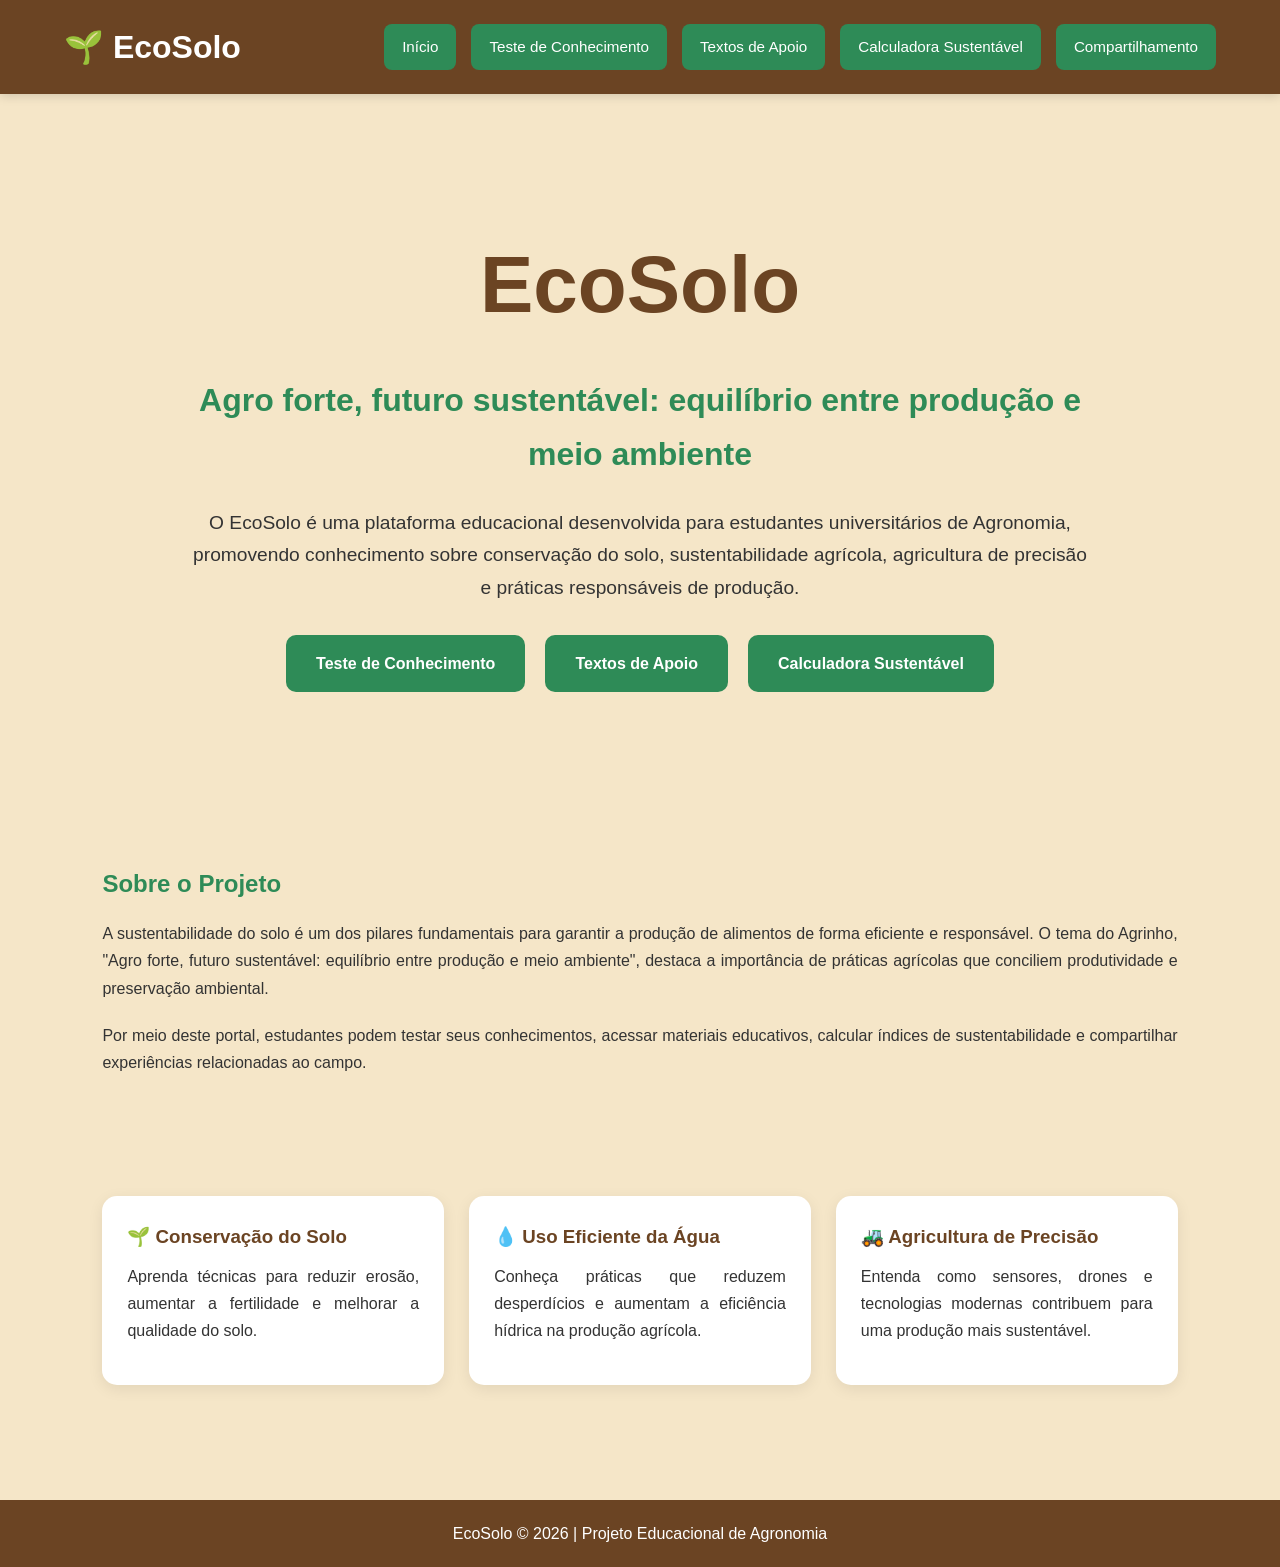
<file: index.html>
<!DOCTYPE html>
<html lang="pt-BR">


<head>
<meta charset="UTF-8">
<meta name="viewport" content="width=device-width, initial-scale=1.0">


<title>EcoSolo</title>


<link rel="stylesheet" href="style.css">
</head>


<body>


<header>


<div class="logo">
🌱 EcoSolo
</div>


<nav>


<a href="index.html">Início</a>


<a href="teste.html">Teste de Conhecimento</a>


<a href="textos.html">Textos de Apoio</a>


<a href="calculadora.html">Calculadora Sustentável</a>


<a href="comunidade.html">Compartilhamento</a>


</nav>


</header>


<section class="hero">


<div class="hero-conteudo">


<h1>EcoSolo</h1>


<h2>
Agro forte, futuro sustentável:
equilíbrio entre produção e meio ambiente
</h2>


<p>
O EcoSolo é uma plataforma educacional desenvolvida para estudantes universitários de Agronomia,
promovendo conhecimento sobre conservação do solo, sustentabilidade agrícola,
agricultura de precisão e práticas responsáveis de produção.
</p>


<div class="botoes-principais">


<a href="teste.html" class="botao">
Teste de Conhecimento
</a>


<a href="textos.html" class="botao">
Textos de Apoio
</a>


<a href="calculadora.html" class="botao">
Calculadora Sustentável
</a>


</div>


</div>


</section>


<section class="sobre">


<h2>Sobre o Projeto</h2>


<p>
A sustentabilidade do solo é um dos pilares fundamentais para garantir a produção de alimentos
de forma eficiente e responsável. O tema do Agrinho,
"Agro forte, futuro sustentável: equilíbrio entre produção e meio ambiente",
destaca a importância de práticas agrícolas que conciliem produtividade e preservação ambiental.
</p>


<p>
Por meio deste portal, estudantes podem testar seus conhecimentos,
acessar materiais educativos, calcular índices de sustentabilidade
e compartilhar experiências relacionadas ao campo.
</p>


</section>


<section class="destaques">


<div class="card">


<h3>🌱 Conservação do Solo</h3>


<p>
Aprenda técnicas para reduzir erosão,
aumentar a fertilidade e melhorar a qualidade do solo.
</p>


</div>


<div class="card">


<h3>💧 Uso Eficiente da Água</h3>


<p>
Conheça práticas que reduzem desperdícios
e aumentam a eficiência hídrica na produção agrícola.
</p>


</div>


<div class="card">


<h3>🚜 Agricultura de Precisão</h3>


<p>
Entenda como sensores, drones e tecnologias modernas
contribuem para uma produção mais sustentável.
</p>


</div>


</section>


<footer>


<p>
EcoSolo © 2026 | Projeto Educacional de Agronomia
</p>


</footer>


</body>


</html>
</file>
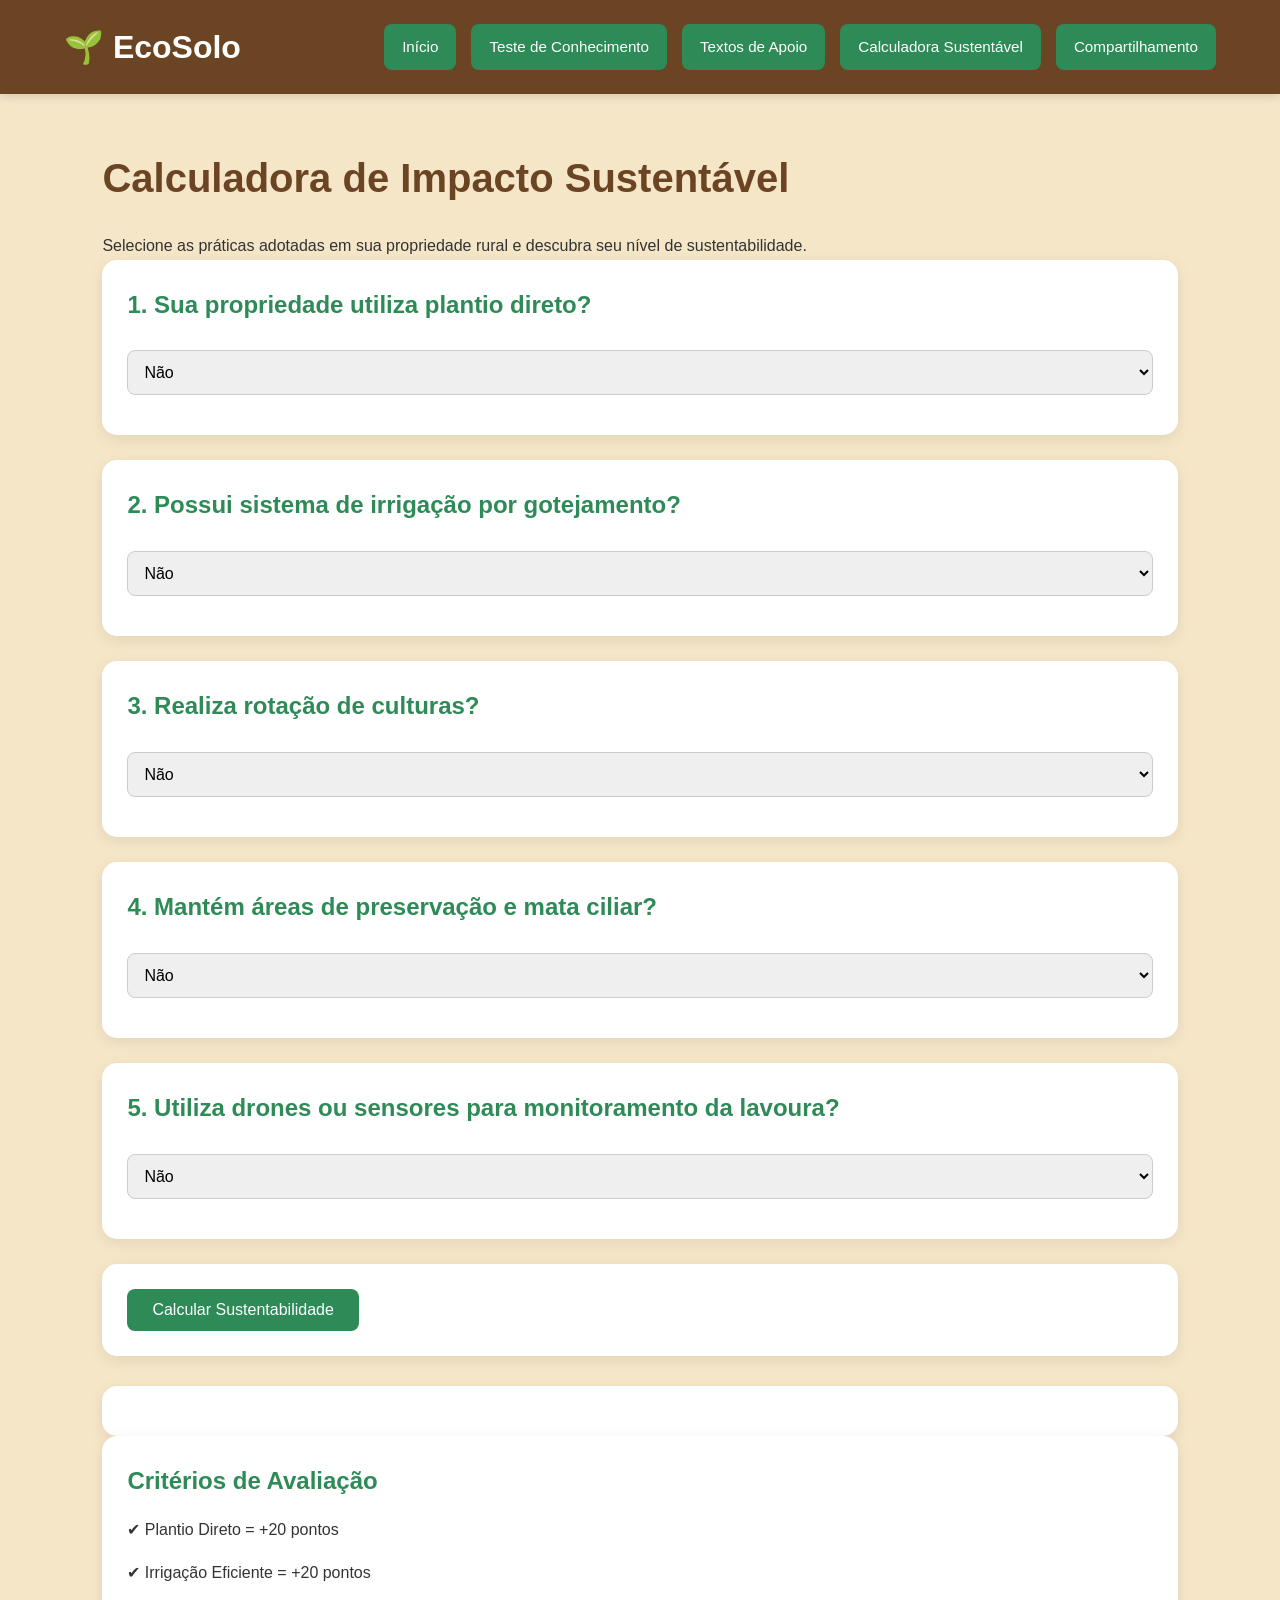
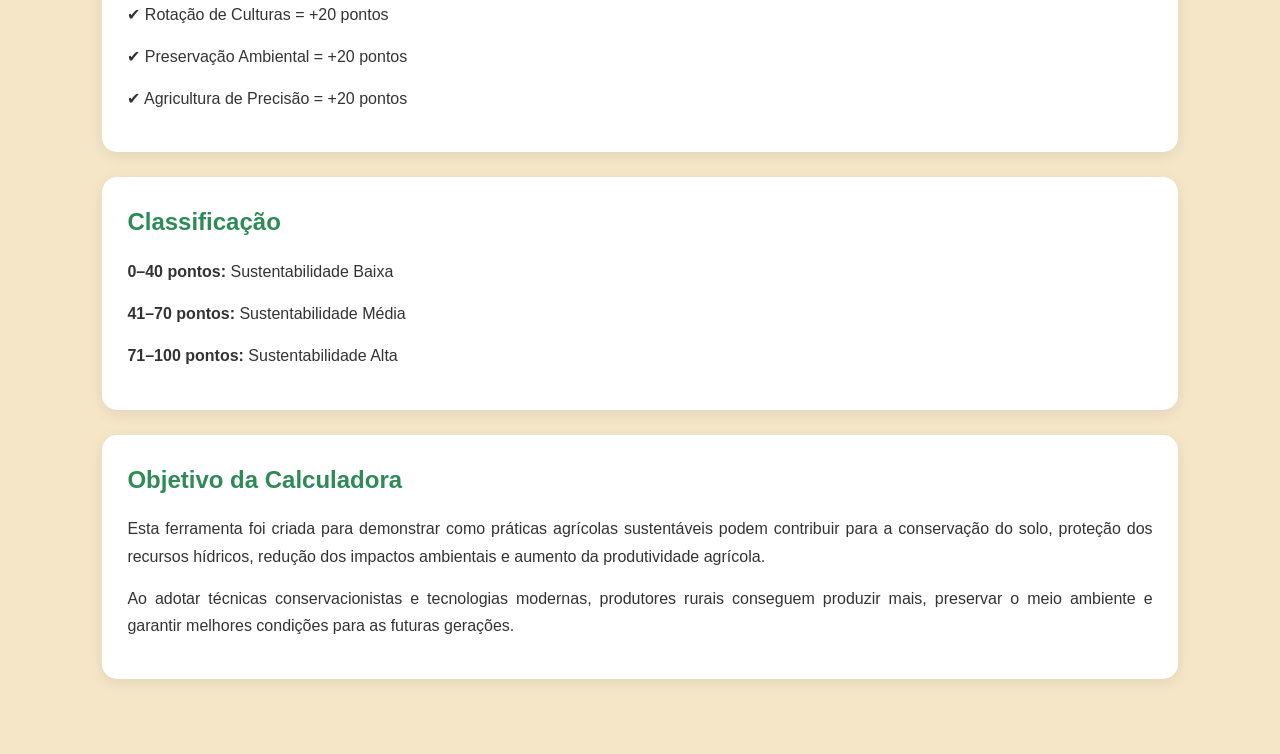
<file: calculadora.html>
<!DOCTYPE html>
<html lang="pt-BR">


<head>


<meta charset="UTF-8">
<meta name="viewport" content="width=device-width, initial-scale=1.0">


<title>Calculadora Sustentável - EcoSolo</title>


<link rel="stylesheet" href="style.css">


</head>


<body>


<header>


<div class="logo">
🌱 EcoSolo
</div>


<nav>


<a href="index.html">Início</a>


<a href="teste.html">Teste de Conhecimento</a>


<a href="textos.html">Textos de Apoio</a>


<a href="calculadora.html">Calculadora Sustentável</a>


<a href="comunidade.html">Compartilhamento</a>


</nav>


</header>


<section class="pagina">


<h1>Calculadora de Impacto Sustentável</h1>


<p>
Selecione as práticas adotadas em sua propriedade rural e descubra seu nível de sustentabilidade.
</p>


<div class="card">


<h2>1. Sua propriedade utiliza plantio direto?</h2>


<select id="c1">
<option value="0">Não</option>
<option value="20">Sim</option>
</select>


</div>


<div class="card">


<h2>2. Possui sistema de irrigação por gotejamento?</h2>


<select id="c2">
<option value="0">Não</option>
<option value="20">Sim</option>
</select>


</div>


<div class="card">


<h2>3. Realiza rotação de culturas?</h2>


<select id="c3">
<option value="0">Não</option>
<option value="20">Sim</option>
</select>


</div>


<div class="card">


<h2>4. Mantém áreas de preservação e mata ciliar?</h2>


<select id="c4">
<option value="0">Não</option>
<option value="20">Sim</option>
</select>


</div>


<div class="card">


<h2>5. Utiliza drones ou sensores para monitoramento da lavoura?</h2>


<select id="c5">
<option value="0">Não</option>
<option value="20">Sim</option>
</select>


</div>


<div class="card">


<button onclick="calcularImpacto()">
Calcular Sustentabilidade
</button>


</div>


<div id="resultadoCalculadora"></div>


<section class="card">


<h2>Critérios de Avaliação</h2>


<p>✔ Plantio Direto = +20 pontos</p>


<p>✔ Irrigação Eficiente = +20 pontos</p>


<p>✔ Rotação de Culturas = +20 pontos</p>


<p>✔ Preservação Ambiental = +20 pontos</p>


<p>✔ Agricultura de Precisão = +20 pontos</p>


</section>


<section class="card">


<h2>Classificação</h2>


<p><strong>0–40 pontos:</strong> Sustentabilidade Baixa</p>


<p><strong>41–70 pontos:</strong> Sustentabilidade Média</p>


<p><strong>71–100 pontos:</strong> Sustentabilidade Alta</p>


</section>


<section class="card">


<h2>Objetivo da Calculadora</h2>


<p>
Esta ferramenta foi criada para demonstrar como práticas agrícolas sustentáveis podem contribuir para a conservação do solo, proteção dos recursos hídricos, redução dos impactos ambientais e aumento da produtividade agrícola.
</p>


<p>
Ao adotar técnicas conservacionistas e tecnologias modernas, produtores rurais conseguem produzir mais, preservar o meio ambiente e garantir melhores condições para as futuras gerações.
</p>


</section>


</section>


<script src="script.js"></script>


</body>


</html>
</file>
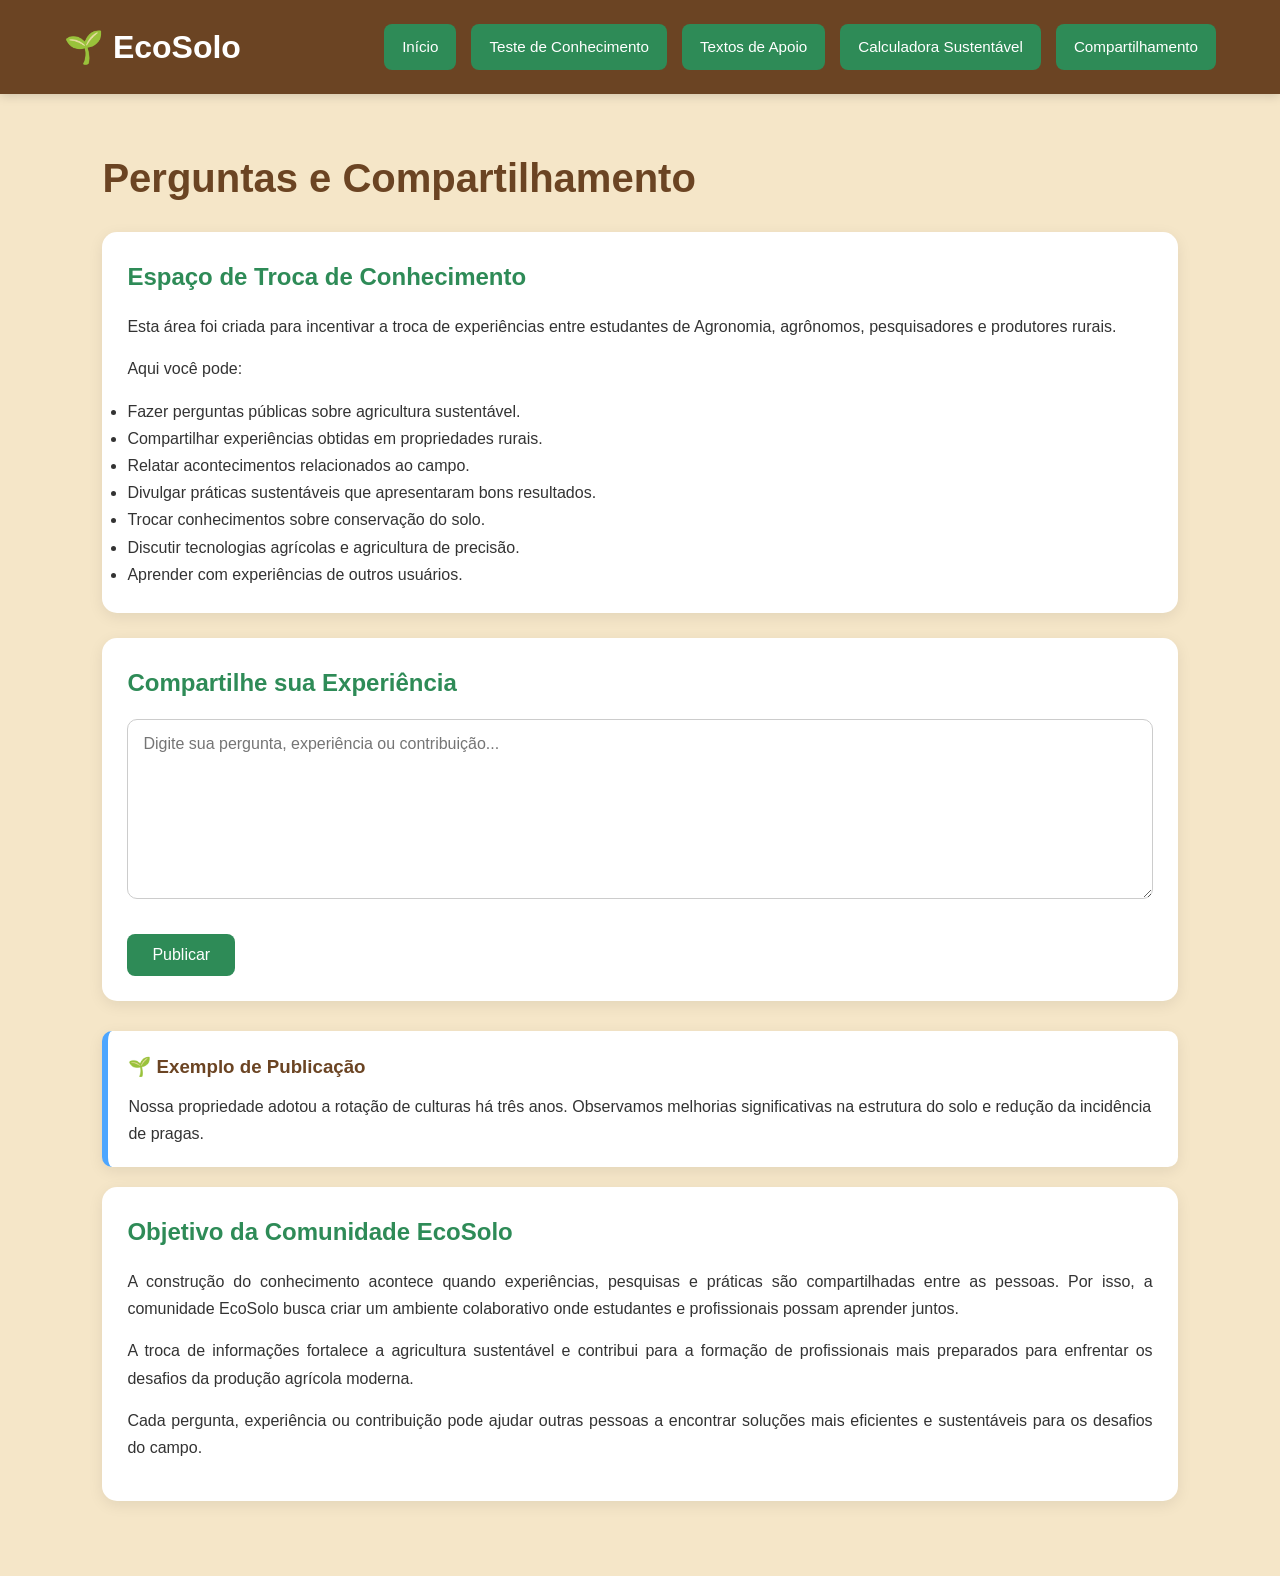
<file: comunidade.html>
<!DOCTYPE html>
<html lang="pt-BR">


<head>


<meta charset="UTF-8">
<meta name="viewport" content="width=device-width, initial-scale=1.0">


<title>Compartilhamento - EcoSolo</title>


<link rel="stylesheet" href="style.css">


</head>


<body>


<header>


<div class="logo">
🌱 EcoSolo
</div>


<nav>


<a href="index.html">Início</a>


<a href="teste.html">Teste de Conhecimento</a>


<a href="textos.html">Textos de Apoio</a>


<a href="calculadora.html">Calculadora Sustentável</a>


<a href="comunidade.html">Compartilhamento</a>


</nav>


</header>


<section class="pagina">


<h1>Perguntas e Compartilhamento</h1>


<div class="card">


<h2>Espaço de Troca de Conhecimento</h2>


<p>
Esta área foi criada para incentivar a troca de experiências entre estudantes de Agronomia, agrônomos, pesquisadores e produtores rurais.
</p>


<p>
Aqui você pode:
</p>


<ul>


<li>Fazer perguntas públicas sobre agricultura sustentável.</li>


<li>Compartilhar experiências obtidas em propriedades rurais.</li>


<li>Relatar acontecimentos relacionados ao campo.</li>


<li>Divulgar práticas sustentáveis que apresentaram bons resultados.</li>


<li>Trocar conhecimentos sobre conservação do solo.</li>


<li>Discutir tecnologias agrícolas e agricultura de precisão.</li>


<li>Aprender com experiências de outros usuários.</li>


</ul>


</div>


<div class="card">


<h2>Compartilhe sua Experiência</h2>


<textarea
id="mensagem"
placeholder="Digite sua pergunta, experiência ou contribuição..."
></textarea>


<br><br>


<button onclick="publicarPostagem()">
Publicar
</button>


</div>


<div id="publicacoes">


<div class="postagem">


<h3>🌱 Exemplo de Publicação</h3>


<p>
Nossa propriedade adotou a rotação de culturas há três anos. Observamos melhorias significativas na estrutura do solo e redução da incidência de pragas.
</p>


</div>


</div>


<div class="card">


<h2>Objetivo da Comunidade EcoSolo</h2>


<p>
A construção do conhecimento acontece quando experiências, pesquisas e práticas são compartilhadas entre as pessoas. Por isso, a comunidade EcoSolo busca criar um ambiente colaborativo onde estudantes e profissionais possam aprender juntos.
</p>


<p>
A troca de informações fortalece a agricultura sustentável e contribui para a formação de profissionais mais preparados para enfrentar os desafios da produção agrícola moderna.
</p>


<p>
Cada pergunta, experiência ou contribuição pode ajudar outras pessoas a encontrar soluções mais eficientes e sustentáveis para os desafios do campo.
</p>


</div>


</section>


<script src="script.js"></script>


</body>


</html>
</file>
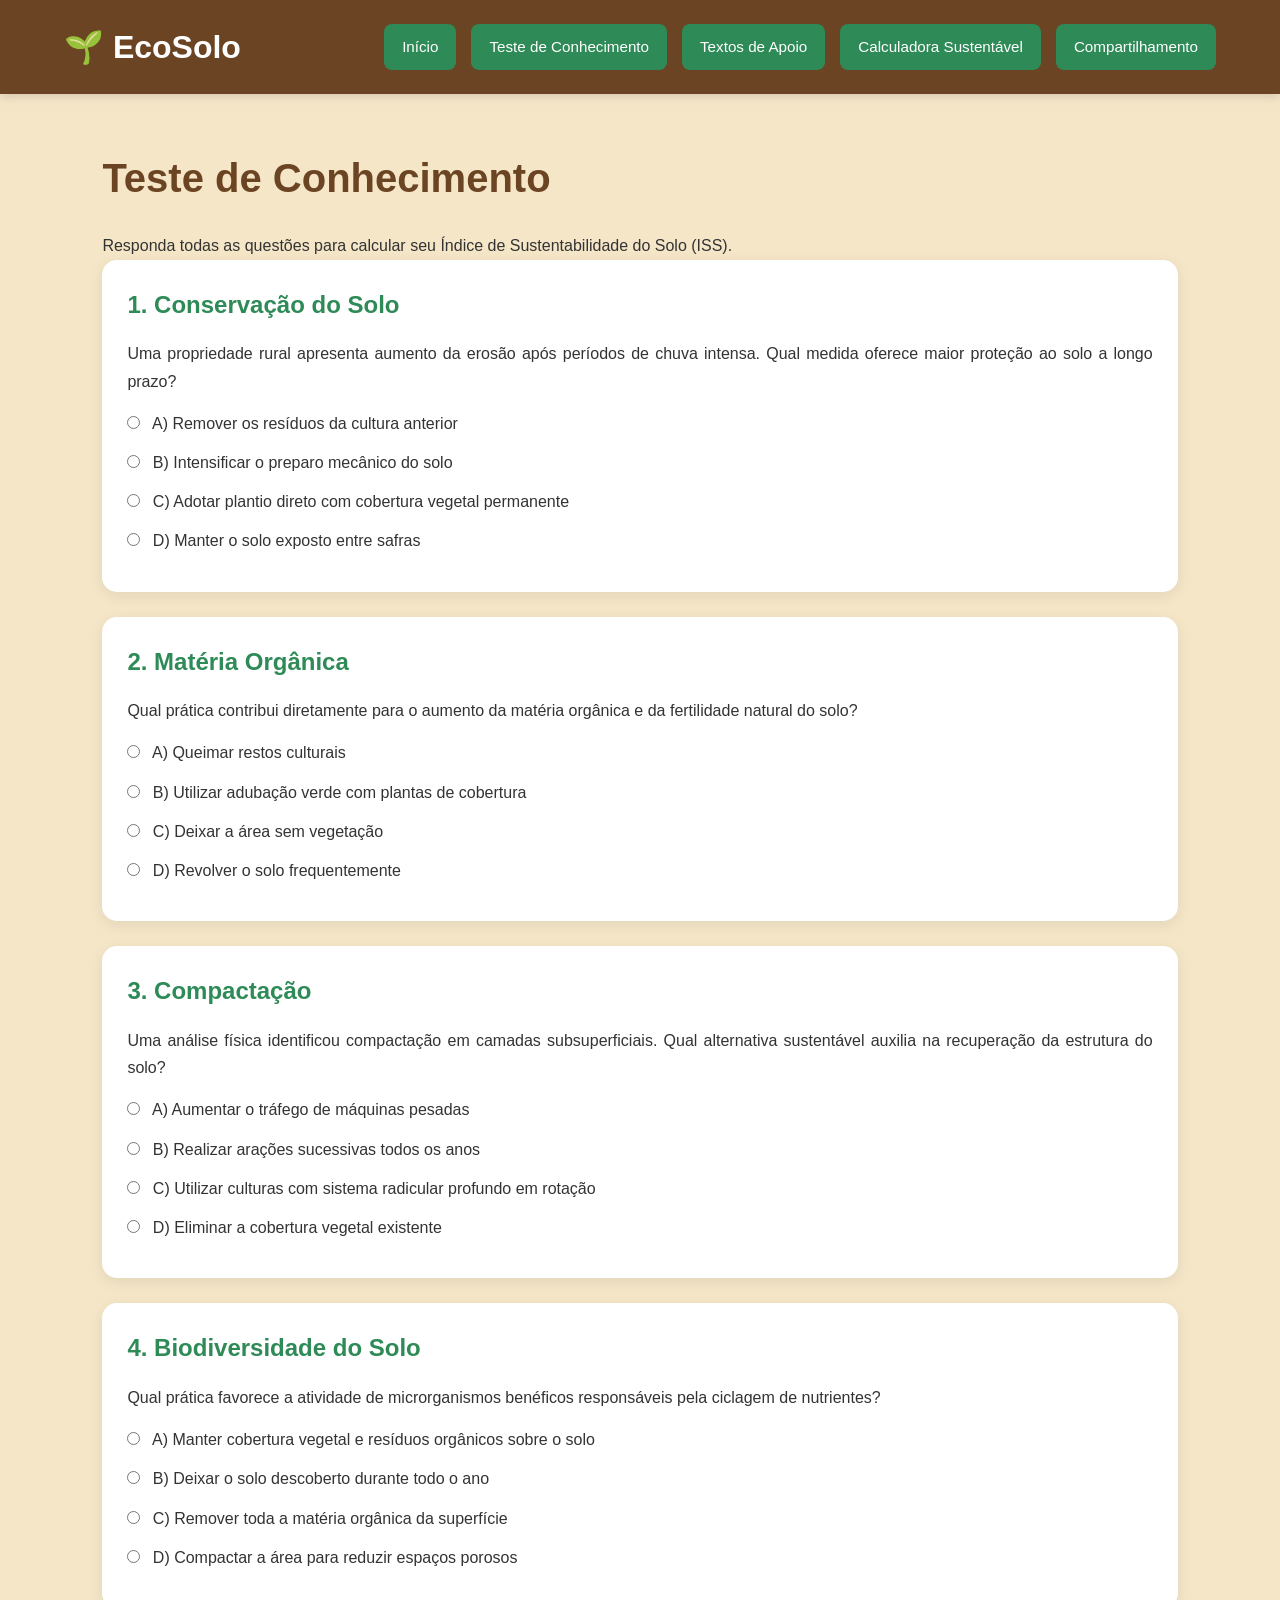
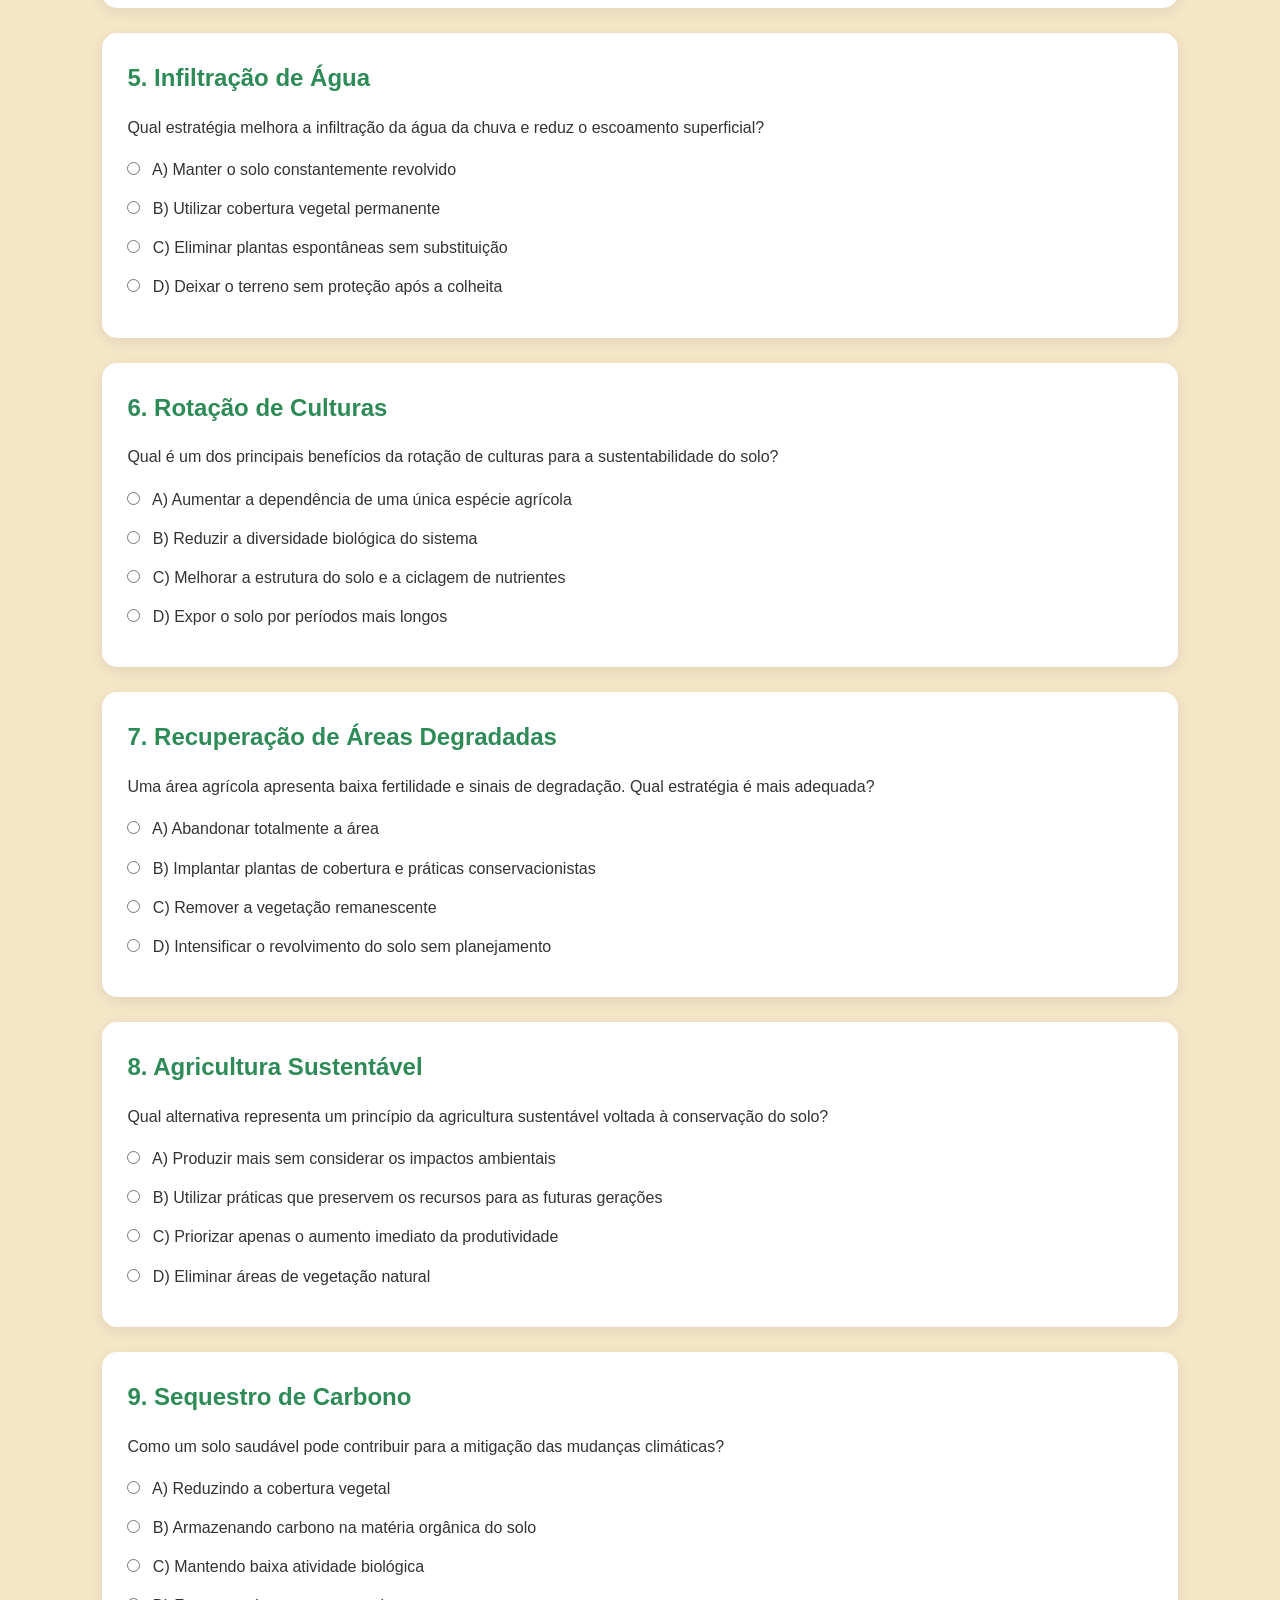
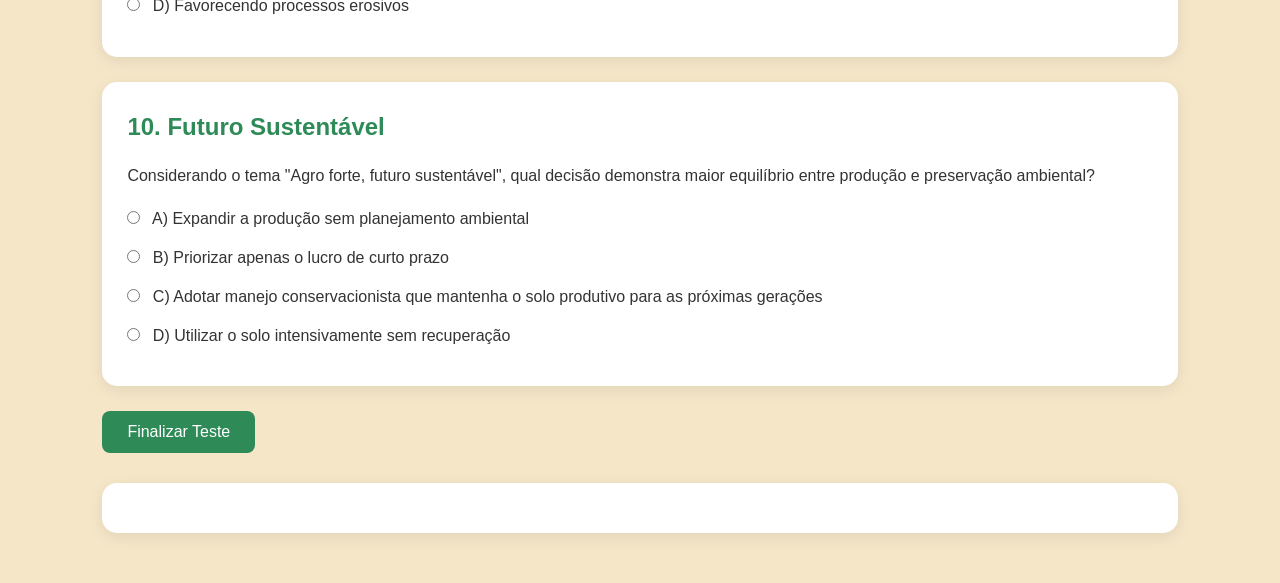
<file: teste.html>
<html lang="pt-BR">


<head>


<meta charset="UTF-8">
<meta name="viewport" content="width=device-width, initial-scale=1.0">


<title>Teste de Conhecimento - EcoSolo</title>


<link rel="stylesheet" href="style.css">


</head>


<body>


<header>


<div class="logo">
🌱 EcoSolo
</div>


<nav>


<a href="index.html">Início</a>
<a href="teste.html">Teste de Conhecimento</a>
<a href="textos.html">Textos de Apoio</a>
<a href="calculadora.html">Calculadora Sustentável</a>
<a href="comunidade.html">Compartilhamento</a>


</nav>


</header>


<section class="pagina">


<h1>Teste de Conhecimento</h1>


<p>
Responda todas as questões para calcular seu
Índice de Sustentabilidade do Solo (ISS).
</p>


<form id="quiz">


<!-- QUESTÃO 1 -->


<div class="card">


<h2>1. Conservação do Solo</h2>


<p>
Uma propriedade rural apresenta aumento da erosão após períodos de chuva intensa.
Qual medida oferece maior proteção ao solo a longo prazo?
</p>


<label><input type="radio" name="q1" value="0"> A) Remover os resíduos da cultura anterior</label>


<label><input type="radio" name="q1" value="0"> B) Intensificar o preparo mecânico do solo</label>


<label><input type="radio" name="q1" value="10"> C) Adotar plantio direto com cobertura vegetal permanente</label>


<label><input type="radio" name="q1" value="0"> D) Manter o solo exposto entre safras</label>


</div>


<!-- QUESTÃO 2 -->


<div class="card">


<h2>2. Matéria Orgânica</h2>


<p>
Qual prática contribui diretamente para o aumento da matéria orgânica e da fertilidade natural do solo?
</p>


<label><input type="radio" name="q2" value="0"> A) Queimar restos culturais</label>


<label><input type="radio" name="q2" value="10"> B) Utilizar adubação verde com plantas de cobertura</label>


<label><input type="radio" name="q2" value="0"> C) Deixar a área sem vegetação</label>


<label><input type="radio" name="q2" value="0"> D) Revolver o solo frequentemente</label>


</div>


<!-- QUESTÃO 3 -->


<div class="card">


<h2>3. Compactação</h2>


<p>
Uma análise física identificou compactação em camadas subsuperficiais.
Qual alternativa sustentável auxilia na recuperação da estrutura do solo?
</p>


<label><input type="radio" name="q3" value="0"> A) Aumentar o tráfego de máquinas pesadas</label>


<label><input type="radio" name="q3" value="0"> B) Realizar arações sucessivas todos os anos</label>


<label><input type="radio" name="q3" value="10"> C) Utilizar culturas com sistema radicular profundo em rotação</label>


<label><input type="radio" name="q3" value="0"> D) Eliminar a cobertura vegetal existente</label>


</div>


<!-- QUESTÃO 4 -->


<div class="card">


<h2>4. Biodiversidade do Solo</h2>


<p>
Qual prática favorece a atividade de microrganismos benéficos responsáveis pela ciclagem de nutrientes?
</p>


<label><input type="radio" name="q4" value="10"> A) Manter cobertura vegetal e resíduos orgânicos sobre o solo</label>


<label><input type="radio" name="q4" value="0"> B) Deixar o solo descoberto durante todo o ano</label>


<label><input type="radio" name="q4" value="0"> C) Remover toda a matéria orgânica da superfície</label>


<label><input type="radio" name="q4" value="0"> D) Compactar a área para reduzir espaços porosos</label>


</div>


<!-- QUESTÃO 5 -->


<div class="card">


<h2>5. Infiltração de Água</h2>


<p>
Qual estratégia melhora a infiltração da água da chuva e reduz o escoamento superficial?
</p>


<label><input type="radio" name="q5" value="0"> A) Manter o solo constantemente revolvido</label>


<label><input type="radio" name="q5" value="10"> B) Utilizar cobertura vegetal permanente</label>


<label><input type="radio" name="q5" value="0"> C) Eliminar plantas espontâneas sem substituição</label>


<label><input type="radio" name="q5" value="0"> D) Deixar o terreno sem proteção após a colheita</label>


</div>


<!-- QUESTÃO 6 -->


<div class="card">


<h2>6. Rotação de Culturas</h2>


<p>
Qual é um dos principais benefícios da rotação de culturas para a sustentabilidade do solo?
</p>


<label><input type="radio" name="q6" value="0"> A) Aumentar a dependência de uma única espécie agrícola</label>


<label><input type="radio" name="q6" value="0"> B) Reduzir a diversidade biológica do sistema</label>


<label><input type="radio" name="q6" value="10"> C) Melhorar a estrutura do solo e a ciclagem de nutrientes</label>


<label><input type="radio" name="q6" value="0"> D) Expor o solo por períodos mais longos</label>


</div>


<!-- QUESTÃO 7 -->


<div class="card">


<h2>7. Recuperação de Áreas Degradadas</h2>


<p>
Uma área agrícola apresenta baixa fertilidade e sinais de degradação.
Qual estratégia é mais adequada?
</p>


<label><input type="radio" name="q7" value="0"> A) Abandonar totalmente a área</label>


<label><input type="radio" name="q7" value="10"> B) Implantar plantas de cobertura e práticas conservacionistas</label>


<label><input type="radio" name="q7" value="0"> C) Remover a vegetação remanescente</label>


<label><input type="radio" name="q7" value="0"> D) Intensificar o revolvimento do solo sem planejamento</label>


</div>


<!-- QUESTÃO 8 -->


<div class="card">


<h2>8. Agricultura Sustentável</h2>


<p>
Qual alternativa representa um princípio da agricultura sustentável voltada à conservação do solo?
</p>


<label><input type="radio" name="q8" value="0"> A) Produzir mais sem considerar os impactos ambientais</label>


<label><input type="radio" name="q8" value="10"> B) Utilizar práticas que preservem os recursos para as futuras gerações</label>


<label><input type="radio" name="q8" value="0"> C) Priorizar apenas o aumento imediato da produtividade</label>


<label><input type="radio" name="q8" value="0"> D) Eliminar áreas de vegetação natural</label>


</div>


<!-- QUESTÃO 9 -->


<div class="card">


<h2>9. Sequestro de Carbono</h2>


<p>
Como um solo saudável pode contribuir para a mitigação das mudanças climáticas?
</p>


<label><input type="radio" name="q9" value="0"> A) Reduzindo a cobertura vegetal</label>


<label><input type="radio" name="q9" value="10"> B) Armazenando carbono na matéria orgânica do solo</label>


<label><input type="radio" name="q9" value="0"> C) Mantendo baixa atividade biológica</label>


<label><input type="radio" name="q9" value="0"> D) Favorecendo processos erosivos</label>


</div>


<!-- QUESTÃO 10 -->


<div class="card">


<h2>10. Futuro Sustentável</h2>


<p>
Considerando o tema "Agro forte, futuro sustentável", qual decisão demonstra maior equilíbrio entre produção e preservação ambiental?
</p>


<label><input type="radio" name="q10" value="0"> A) Expandir a produção sem planejamento ambiental</label>


<label><input type="radio" name="q10" value="0"> B) Priorizar apenas o lucro de curto prazo</label>


<label><input type="radio" name="q10" value="10"> C) Adotar manejo conservacionista que mantenha o solo produtivo para as próximas gerações</label>


<label><input type="radio" name="q10" value="0"> D) Utilizar o solo intensivamente sem recuperação</label>


</div>


<button type="button" onclick="corrigirQuiz()">
Finalizar Teste
</button>


</form>


<div id="resultadoQuiz"></div>


</section>


<script src="script.js"></script>


</body>
</html>
</file>
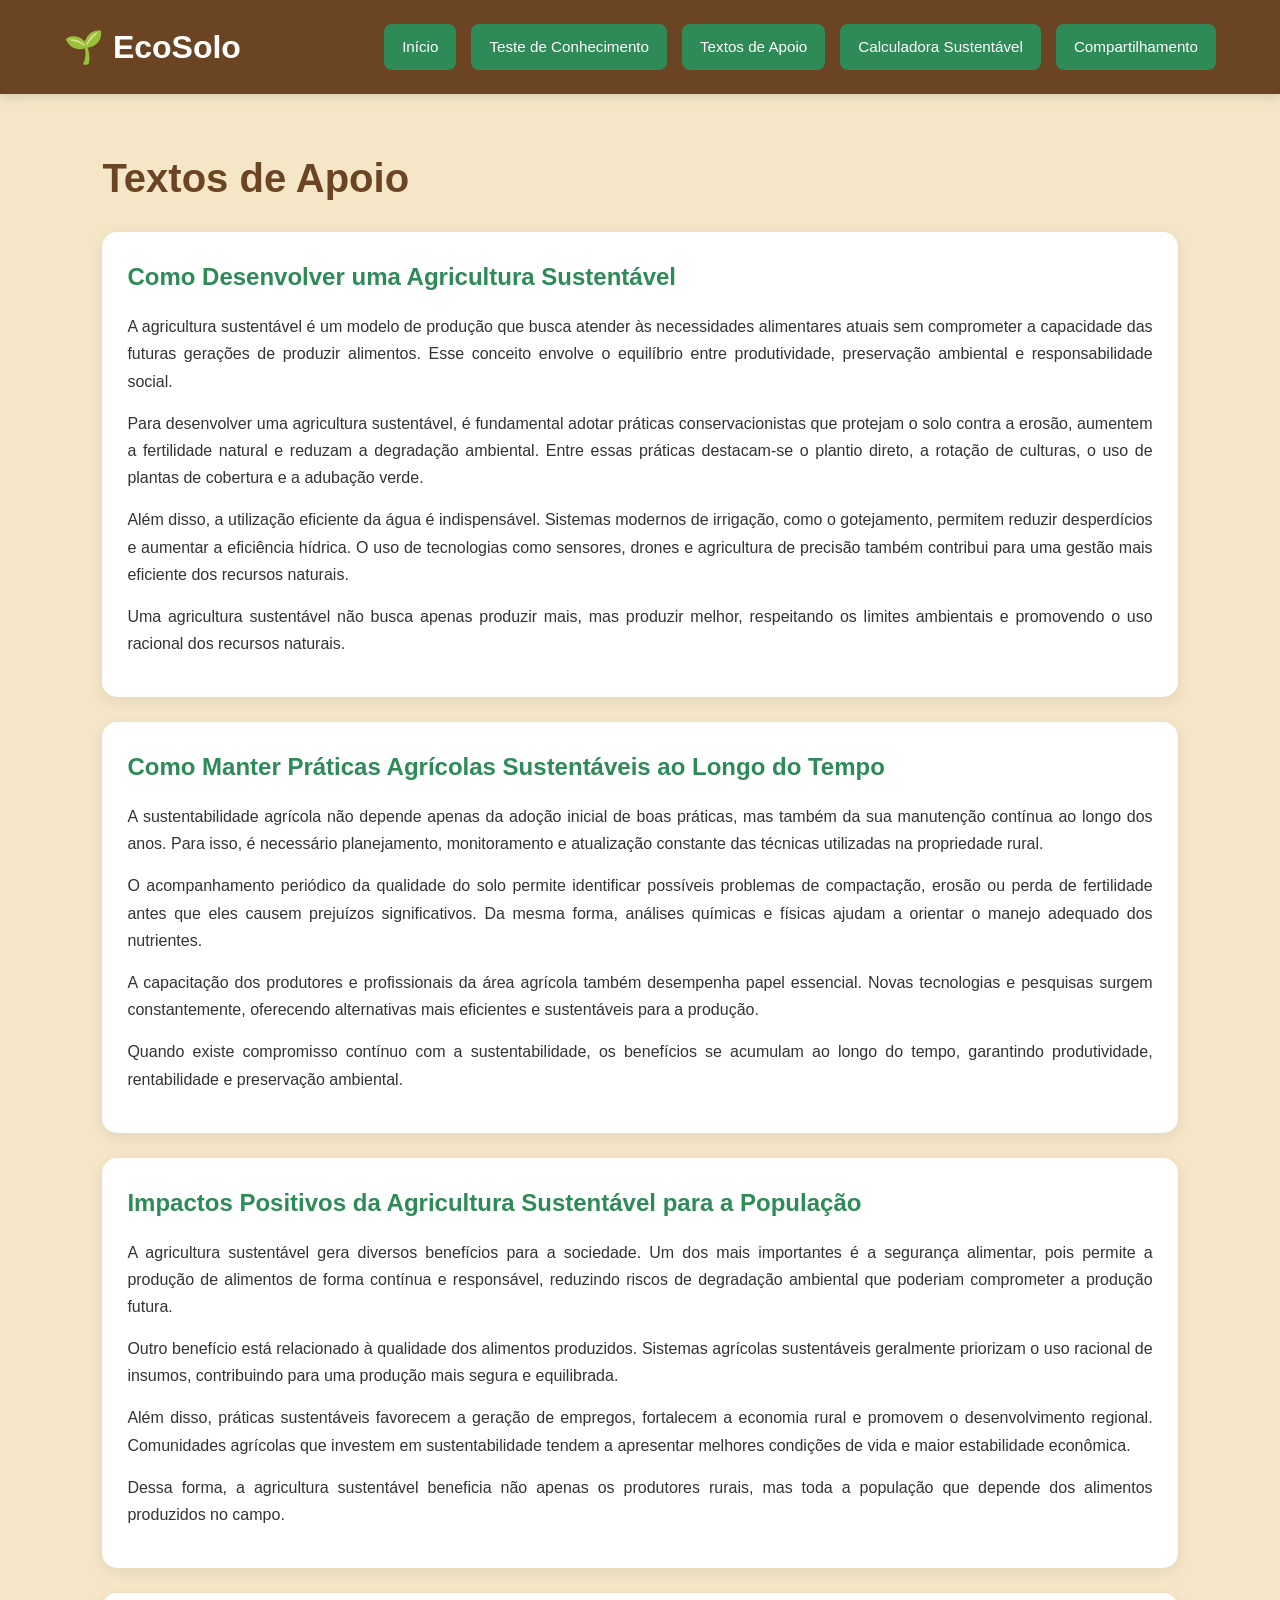
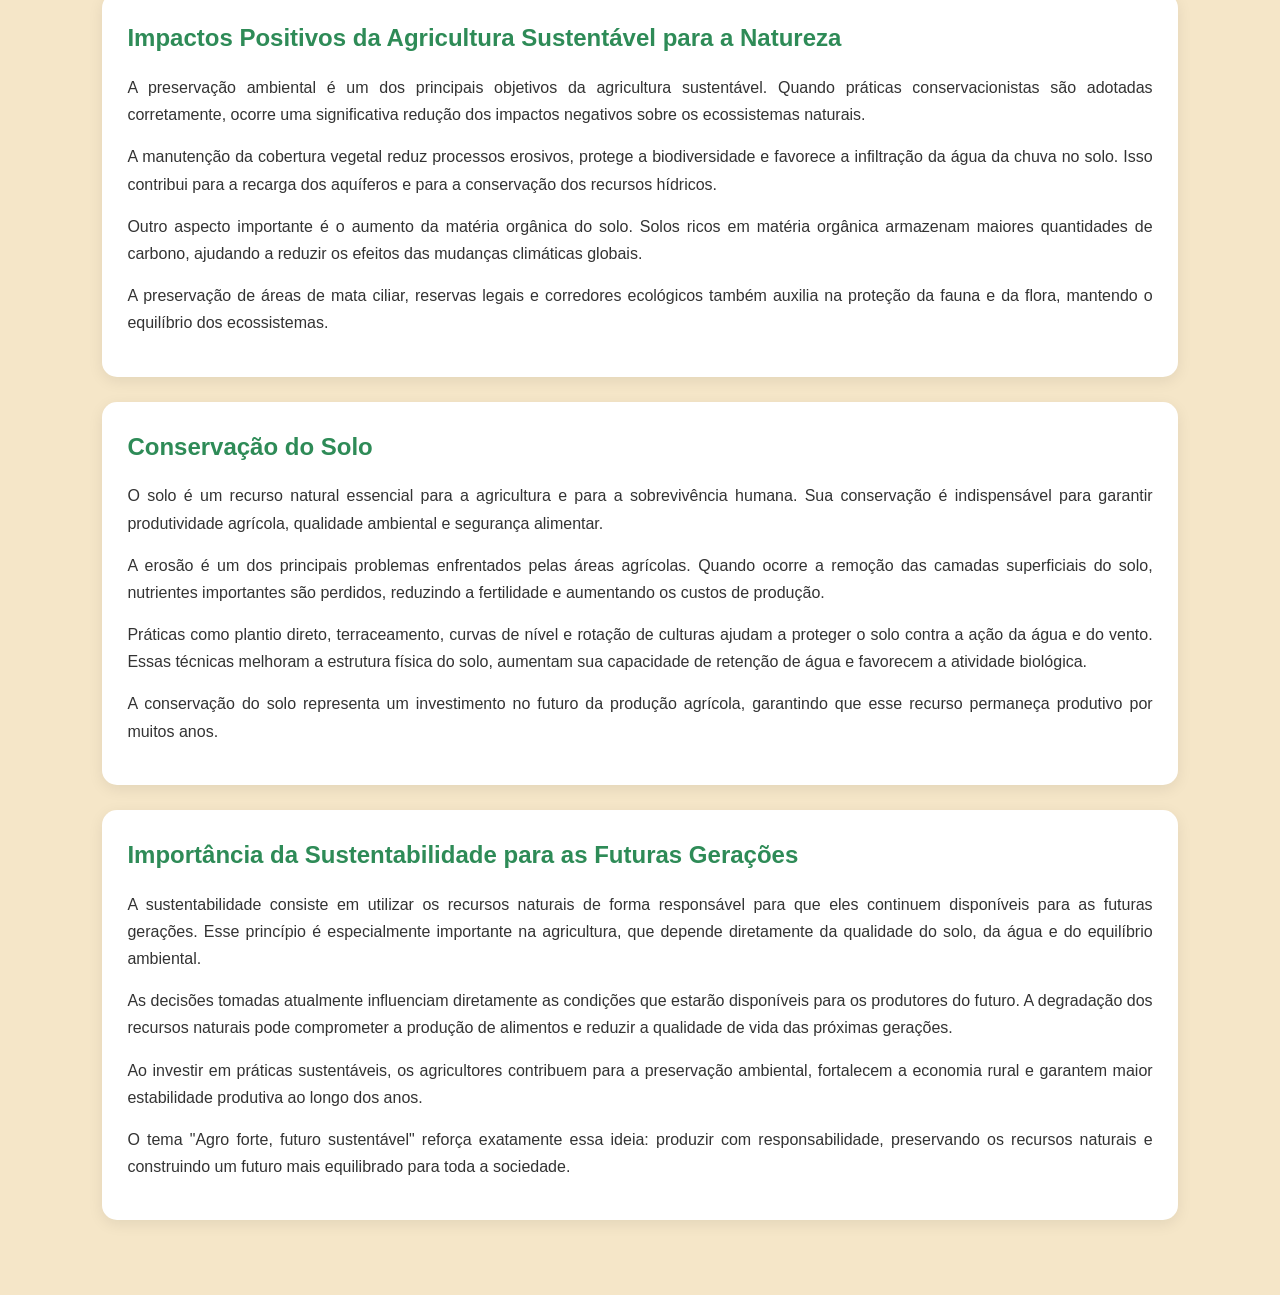
<file: texto.html>
<!DOCTYPE html>
<html lang="pt-BR">


<head>


<meta charset="UTF-8">
<meta name="viewport" content="width=device-width, initial-scale=1.0">


<title>Textos de Apoio - EcoSolo</title>


<link rel="stylesheet" href="style.css">


</head>


<body>


<header>


<div class="logo">
🌱 EcoSolo
</div>


<nav>


<a href="index.html">Início</a>


<a href="teste.html">Teste de Conhecimento</a>


<a href="textos.html">Textos de Apoio</a>


<a href="calculadora.html">Calculadora Sustentável</a>


<a href="comunidade.html">Compartilhamento</a>


</nav>


</header>


<section class="pagina">


<h1>Textos de Apoio</h1>


<!-- TEXTO 1 -->


<div class="card">


<h2>Como Desenvolver uma Agricultura Sustentável</h2>


<p>
A agricultura sustentável é um modelo de produção que busca atender às necessidades alimentares atuais sem comprometer a capacidade das futuras gerações de produzir alimentos. Esse conceito envolve o equilíbrio entre produtividade, preservação ambiental e responsabilidade social.
</p>


<p>
Para desenvolver uma agricultura sustentável, é fundamental adotar práticas conservacionistas que protejam o solo contra a erosão, aumentem a fertilidade natural e reduzam a degradação ambiental. Entre essas práticas destacam-se o plantio direto, a rotação de culturas, o uso de plantas de cobertura e a adubação verde.
</p>


<p>
Além disso, a utilização eficiente da água é indispensável. Sistemas modernos de irrigação, como o gotejamento, permitem reduzir desperdícios e aumentar a eficiência hídrica. O uso de tecnologias como sensores, drones e agricultura de precisão também contribui para uma gestão mais eficiente dos recursos naturais.
</p>


<p>
Uma agricultura sustentável não busca apenas produzir mais, mas produzir melhor, respeitando os limites ambientais e promovendo o uso racional dos recursos naturais.
</p>


</div>


<!-- TEXTO 2 -->


<div class="card">


<h2>Como Manter Práticas Agrícolas Sustentáveis ao Longo do Tempo</h2>


<p>
A sustentabilidade agrícola não depende apenas da adoção inicial de boas práticas, mas também da sua manutenção contínua ao longo dos anos. Para isso, é necessário planejamento, monitoramento e atualização constante das técnicas utilizadas na propriedade rural.
</p>


<p>
O acompanhamento periódico da qualidade do solo permite identificar possíveis problemas de compactação, erosão ou perda de fertilidade antes que eles causem prejuízos significativos. Da mesma forma, análises químicas e físicas ajudam a orientar o manejo adequado dos nutrientes.
</p>


<p>
A capacitação dos produtores e profissionais da área agrícola também desempenha papel essencial. Novas tecnologias e pesquisas surgem constantemente, oferecendo alternativas mais eficientes e sustentáveis para a produção.
</p>


<p>
Quando existe compromisso contínuo com a sustentabilidade, os benefícios se acumulam ao longo do tempo, garantindo produtividade, rentabilidade e preservação ambiental.
</p>


</div>


<!-- TEXTO 3 -->


<div class="card">


<h2>Impactos Positivos da Agricultura Sustentável para a População</h2>


<p>
A agricultura sustentável gera diversos benefícios para a sociedade. Um dos mais importantes é a segurança alimentar, pois permite a produção de alimentos de forma contínua e responsável, reduzindo riscos de degradação ambiental que poderiam comprometer a produção futura.
</p>


<p>
Outro benefício está relacionado à qualidade dos alimentos produzidos. Sistemas agrícolas sustentáveis geralmente priorizam o uso racional de insumos, contribuindo para uma produção mais segura e equilibrada.
</p>


<p>
Além disso, práticas sustentáveis favorecem a geração de empregos, fortalecem a economia rural e promovem o desenvolvimento regional. Comunidades agrícolas que investem em sustentabilidade tendem a apresentar melhores condições de vida e maior estabilidade econômica.
</p>


<p>
Dessa forma, a agricultura sustentável beneficia não apenas os produtores rurais, mas toda a população que depende dos alimentos produzidos no campo.
</p>


</div>


<!-- TEXTO 4 -->


<div class="card">


<h2>Impactos Positivos da Agricultura Sustentável para a Natureza</h2>


<p>
A preservação ambiental é um dos principais objetivos da agricultura sustentável. Quando práticas conservacionistas são adotadas corretamente, ocorre uma significativa redução dos impactos negativos sobre os ecossistemas naturais.
</p>


<p>
A manutenção da cobertura vegetal reduz processos erosivos, protege a biodiversidade e favorece a infiltração da água da chuva no solo. Isso contribui para a recarga dos aquíferos e para a conservação dos recursos hídricos.
</p>


<p>
Outro aspecto importante é o aumento da matéria orgânica do solo. Solos ricos em matéria orgânica armazenam maiores quantidades de carbono, ajudando a reduzir os efeitos das mudanças climáticas globais.
</p>


<p>
A preservação de áreas de mata ciliar, reservas legais e corredores ecológicos também auxilia na proteção da fauna e da flora, mantendo o equilíbrio dos ecossistemas.
</p>


</div>


<!-- TEXTO 5 -->


<div class="card">


<h2>Conservação do Solo</h2>


<p>
O solo é um recurso natural essencial para a agricultura e para a sobrevivência humana. Sua conservação é indispensável para garantir produtividade agrícola, qualidade ambiental e segurança alimentar.
</p>


<p>
A erosão é um dos principais problemas enfrentados pelas áreas agrícolas. Quando ocorre a remoção das camadas superficiais do solo, nutrientes importantes são perdidos, reduzindo a fertilidade e aumentando os custos de produção.
</p>


<p>
Práticas como plantio direto, terraceamento, curvas de nível e rotação de culturas ajudam a proteger o solo contra a ação da água e do vento. Essas técnicas melhoram a estrutura física do solo, aumentam sua capacidade de retenção de água e favorecem a atividade biológica.
</p>


<p>
A conservação do solo representa um investimento no futuro da produção agrícola, garantindo que esse recurso permaneça produtivo por muitos anos.
</p>


</div>


<!-- TEXTO 6 -->


<div class="card">


<h2>Importância da Sustentabilidade para as Futuras Gerações</h2>


<p>
A sustentabilidade consiste em utilizar os recursos naturais de forma responsável para que eles continuem disponíveis para as futuras gerações. Esse princípio é especialmente importante na agricultura, que depende diretamente da qualidade do solo, da água e do equilíbrio ambiental.
</p>


<p>
As decisões tomadas atualmente influenciam diretamente as condições que estarão disponíveis para os produtores do futuro. A degradação dos recursos naturais pode comprometer a produção de alimentos e reduzir a qualidade de vida das próximas gerações.
</p>


<p>
Ao investir em práticas sustentáveis, os agricultores contribuem para a preservação ambiental, fortalecem a economia rural e garantem maior estabilidade produtiva ao longo dos anos.
</p>


<p>
O tema "Agro forte, futuro sustentável" reforça exatamente essa ideia: produzir com responsabilidade, preservando os recursos naturais e construindo um futuro mais equilibrado para toda a sociedade.
</p>


</div>


</section>


</body>


</html>
</file>
<file: style.css>
/* ==================================
   ECOSOLO
   TEMA AGRINHO 2026
================================== */


:root{


--marrom:#6B4423;
--verde:#2E8B57;
--bege:#F5E6C8;
--branco:#FFFFFF;
--azul:#4DA6FF;
--texto:#333333;


}


/* RESET */


*{
margin:0;
padding:0;
box-sizing:border-box;
font-family:Arial, Helvetica, sans-serif;
}


/* BODY */


body{


background:var(--bege);


color:var(--texto);


line-height:1.7;


}


/* HEADER */


header{


background:var(--marrom);


padding:20px 5%;


display:flex;


justify-content:space-between;


align-items:center;


flex-wrap:wrap;


box-shadow:0 2px 10px rgba(0,0,0,.15);


}


/* LOGO */


.logo{


font-size:2rem;


font-weight:bold;


color:white;


}


/* MENU */


nav{


display:flex;


gap:15px;


flex-wrap:wrap;


}


nav a{


text-decoration:none;


background:var(--verde);


color:white;


padding:10px 18px;


border-radius:8px;


transition:.3s;


font-size:0.95rem;


}


nav a:hover{


background:var(--azul);


transform:translateY(-2px);


}


/* HERO */


.hero{


min-height:80vh;


display:flex;


justify-content:center;


align-items:center;


text-align:center;


padding:60px 20px;


}


.hero-conteudo{


max-width:900px;


}


.hero h1{


font-size:5rem;


color:var(--marrom);


margin-bottom:20px;


}


.hero h2{


font-size:2rem;


color:var(--verde);


margin-bottom:25px;


}


.hero p{


font-size:1.2rem;


margin-bottom:30px;


}


/* BOTÕES */


.botoes-principais{


display:flex;


justify-content:center;


gap:20px;


flex-wrap:wrap;


}


.botao{


background:var(--verde);


color:white;


text-decoration:none;


padding:15px 30px;


border-radius:10px;


transition:.3s;


font-weight:bold;


}


.botao:hover{


background:var(--marrom);


}


/* PÁGINAS */


.pagina{


padding:50px 8%;


}


/* TÍTULOS */


h1{


color:var(--marrom);


margin-bottom:20px;


font-size:2.5rem;


}


h2{


color:var(--verde);


margin-bottom:15px;


}


h3{


color:var(--marrom);


margin-bottom:10px;


}


/* CARDS */


.card{


background:white;


padding:25px;


margin-bottom:25px;


border-radius:15px;


box-shadow:0 4px 15px rgba(0,0,0,.08);


}


/* FORMULÁRIOS */


label{


display:block;


margin:12px 0;


cursor:pointer;


}


input[type="radio"]{


margin-right:8px;


}


select{


width:100%;


padding:12px;


margin-top:10px;


margin-bottom:15px;


border:1px solid #ccc;


border-radius:8px;


font-size:1rem;


}


/* BOTÕES */


button{


background:var(--verde);


color:white;


border:none;


padding:12px 25px;


border-radius:8px;


cursor:pointer;


font-size:1rem;


transition:.3s;


}


button:hover{


background:var(--marrom);


}


/* RESULTADOS */


#resultadoQuiz,
#resultadoCalculadora{


margin-top:30px;


background:white;


padding:25px;


border-radius:15px;


box-shadow:0 4px 15px rgba(0,0,0,.08);


}


/* TEXTO DE APOIO */


.card p{


text-align:justify;


margin-bottom:15px;


}


/* COMUNIDADE */


textarea{


width:100%;


min-height:180px;


padding:15px;


font-size:1rem;


border-radius:10px;


border:1px solid #ccc;


resize:vertical;


}


#publicacoes{


margin-top:30px;


}


.postagem{


background:white;


padding:20px;


margin-bottom:20px;


border-left:6px solid var(--azul);


border-radius:10px;


box-shadow:0 4px 15px rgba(0,0,0,.08);


}


/* SOBRE */


.sobre{


padding:50px 8%;


}


.sobre p{


margin-bottom:20px;


text-align:justify;


}


/* DESTAQUES */


.destaques{


padding:50px 8%;


display:grid;


grid-template-columns:
repeat(auto-fit,minmax(250px,1fr));


gap:25px;


}


/* FOOTER */


footer{


background:var(--marrom);


color:white;


text-align:center;


padding:20px;


margin-top:40px;


}


/* RESPONSIVO */


@media(max-width:900px){


.hero h1{


font-size:3.5rem;


}


.hero h2{


font-size:1.5rem;


}


}


@media(max-width:600px){


.hero h1{


font-size:2.8rem;


}


.hero h2{


font-size:1.2rem;


}


nav{


justify-content:center;


}


.logo{


width:100%;


text-align:center;


margin-bottom:15px;


}


}
</file>
